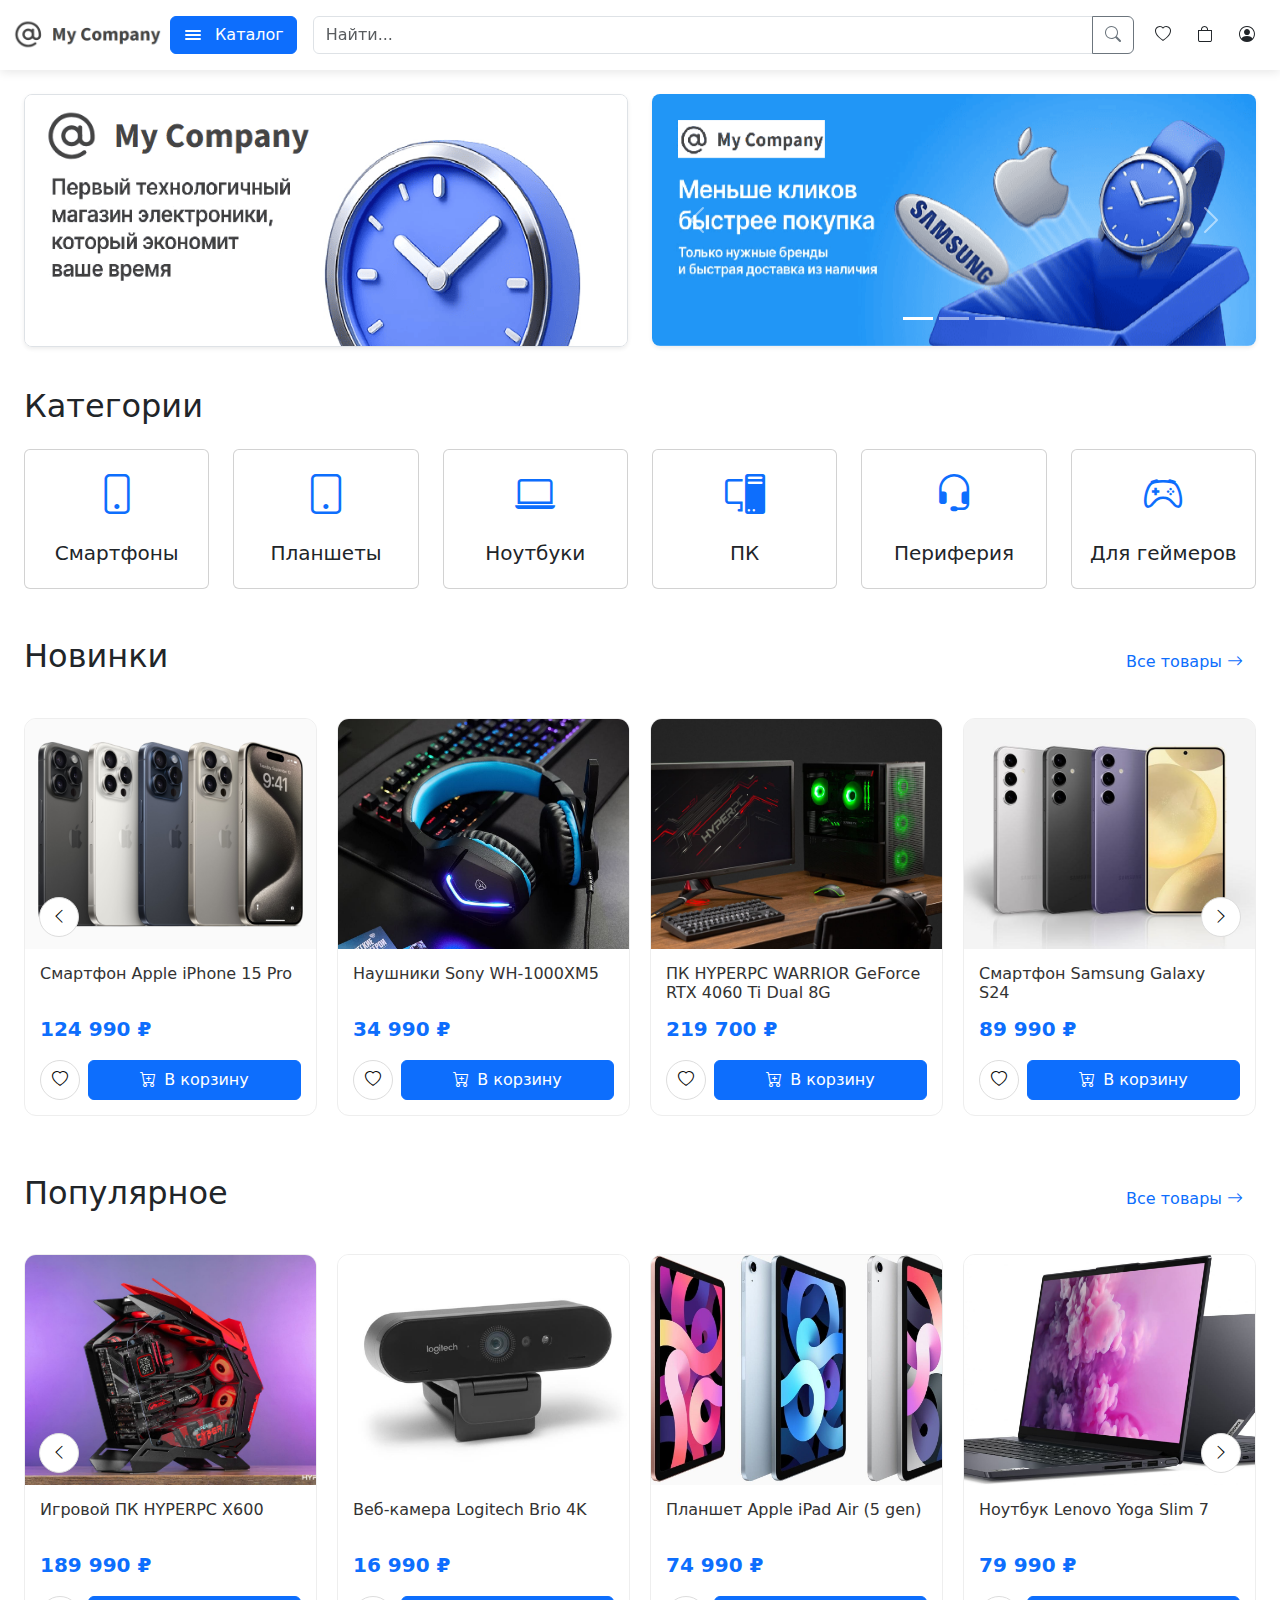
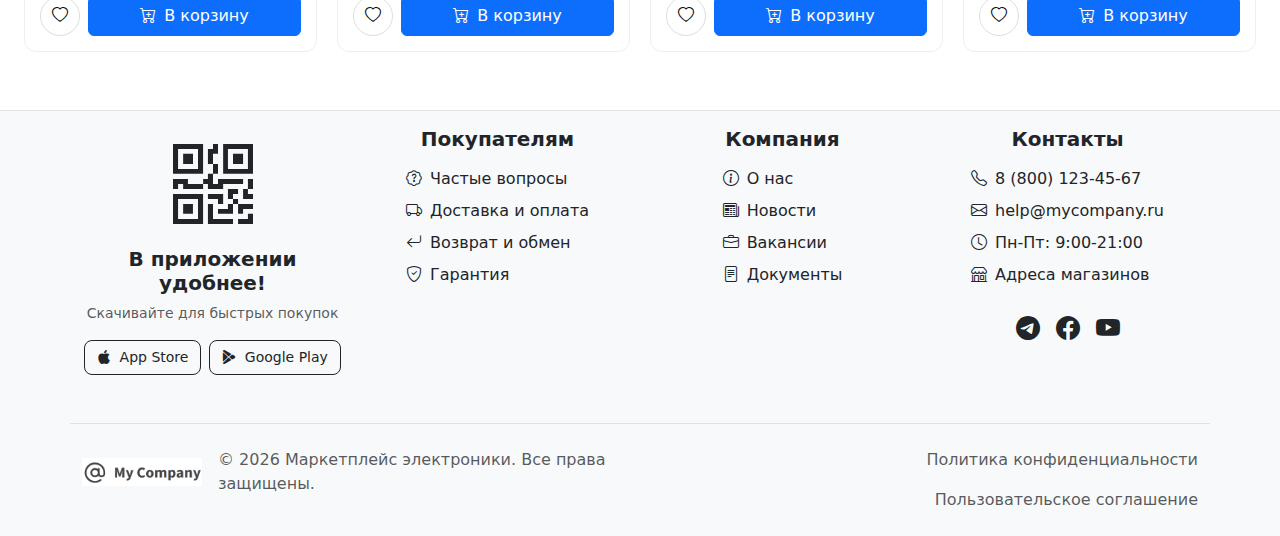
<file: index.html>
<!DOCTYPE html>
<html lang="ru">

<head>
    <meta charset="UTF-8">
    <meta name="viewport" content="width=device-width, initial-scale=1.0">
    <title>Маркетплейс электроники</title>
    <link rel="icon" href="./assets/img/favicon.ico" type="image/x-icon">
    <!-- Подключение Bootstrap CSS -->
    <link href="https://cdn.jsdelivr.net/npm/bootstrap@5.3.0-alpha1/dist/css/bootstrap.min.css" rel="stylesheet">
    <!-- Стили сайта -->
    <link rel="stylesheet" href="./assets/styles/style.css">
    <!-- Иконки Bootstrap -->
    <link rel="stylesheet" href="https://cdn.jsdelivr.net/npm/bootstrap-icons@1.9.1/font/bootstrap-icons.css">
</head>

<body>
    <header class="container-fluid py-3 mb-4">
        <div class="row g-2">
            <!-- Логотип -->
            <div class="col-6 col-md-auto ">
                <a href="./index.html" class="logo-link">
                    <img src="./assets/img/Logo.png" width="150" alt="Логотип">
                </a>
            </div>

            <!-- Кнопки избранное, корзина, аккаунт - скрыты на десктопе, видны на мобильных-->
            <div class="col-6 col-md-auto d-md-none d-flex justify-content-end">
                <a href="./404.html" class="btn btn-sm d-flex align-items-center">
                    <i class="bi bi-heart"></i>
                </a>
                <a href="./404.html" class="btn btn-sm d-flex align-items-center">
                    <i class="bi bi-bag"></i>
                </a>
                <a href="./404.html" class="btn btn-sm d-flex align-items-center">
                    <i class="bi bi-person-circle"></i>
                </a>
            </div>

            <!-- Каталог и поиск -->
            <div class="dropdown col-12 col-md d-flex">
                <!-- Кнопка каталога с бургер-меню -->
                <button id="menuToggle" class="catalog-btn btn btn-primary d-flex align-items-center gap-2 me-3"
                    data-bs-toggle="dropdown">
                    <span class="hamburger-icon d-flex flex-column me-1">
                        <span class="hamburger-line"></span>
                        <span class="hamburger-line"></span>
                        <span class="hamburger-line"></span>
                    </span>
                    <span>Каталог</span>
                </button>

                <!-- Выпадающее меню каталога -->
                <ul class="dropdown-menu">
                    <li><a href="./404.html" class="sidebar-link"><i class="bi bi-phone me-3"></i>Смартфоны</a></li>
                    <li><a href="./404.html" class="sidebar-link"><i class="bi bi-tablet me-3"></i>Планшеты</a></li>
                    <li><a href="./404.html" class="sidebar-link"><i class="bi bi-laptop me-3"></i>Ноутбуки</a></li>
                    <li><a href="./404.html" class="sidebar-link"><i class="bi bi-pc-display me-3"></i>Компьютеры</a>
                    </li>
                    <li><a href="./404.html" class="sidebar-link"><i class="bi bi-headset me-3"></i>Периферия</a></li>
                    <li><a href="./404.html" class="sidebar-link"><i class="bi bi-controller me-3"></i>Для геймеров</a>
                    </li>
                    <li>
                        <hr class="dropdown-divider">
                    </li>
                    <!-- Дополнительные ссылки -->
                    <li><a href="./404.html" class="sidebar-link"><i class="bi bi-stars me-3"></i>Отзывы</a></li>
                    <li><a href="./faq.html" class="sidebar-link"><i class="bi bi-patch-question me-3"></i>FAQ</a></li>
                    <li><a href="./contacts.html" class="sidebar-link"><i class="bi bi-card-list me-3"></i>Контакты</a>
                    </li>
                </ul>

                <!-- Поле поиска -->
                <div class="input-group w-100">
                    <input type="search" class="form-control" placeholder="Найти...">
                    <button class="btn btn-outline-secondary " type="button"><i class="bi bi-search"></i></button>
                </div>
            </div>

            <!-- Кнопки избранное, корзина, аккаунт - скрыты на мобильных, видны на десктопе -->
            <div class="col-md-auto d-none d-md-flex">
                <a href="./404.html" class="btn">
                    <i class="bi bi-heart"></i>
                </a>
                <a href="./404.html" class="btn">
                    <i class="bi bi-bag"></i>
                </a>
                <a href="./404.html" class="btn">
                    <i class="bi bi-person-circle"></i>
                </a>
            </div>
        </div>
    </header>

    <main class="container-fluid">
        <!-- Секция "Акции" -->
        <section id="Реклама" class="container-fluid mb-4">
            <div class="row justify-content-center">
                <!-- Левая колонка: статичное большое изображение -->
                <div class="col-md-6 mb-3">
                    <img src="./assets/img/promo0.png" alt="Специальное предложение"
                        class="img-fluid w-100 h-100 rounded-3 shadow-sm object-fit-cover border">
                </div>

                <!-- Правая колонка: карусель с акциями -->
                <div class="col-md-6">
                    <!-- Bootstrap карусель -->
                    <div id="promoCarousel" class="carousel slide" data-bs-ride="carousel">
                        <!-- Индикаторы слайдов -->
                        <div class="carousel-indicators">
                            <button type="button" data-bs-target="#promoCarousel" data-bs-slide-to="0" class="active"
                                aria-current="true" aria-label="Слайд 1"></button>
                            <button type="button" data-bs-target="#promoCarousel" data-bs-slide-to="1"
                                aria-label="Слайд 2"></button>
                            <button type="button" data-bs-target="#promoCarousel" data-bs-slide-to="2"
                                aria-label="Слайд 3"></button>
                        </div>

                        <!-- Контейнер слайдов -->
                        <div class="carousel-inner rounded-3 shadow-sm">
                            <!-- Слайды (интервал автосмены - 1.5 сек) -->
                            <div class="carousel-item active" data-bs-interval="1500">
                                <img src="./assets/img/promo1.png" class="d-block w-100" alt="Акция 1">
                            </div>
                            <div class="carousel-item" data-bs-interval="1500">
                                <img src="./assets/img/promo2.png" class="d-block w-100" alt="Акция 2">
                            </div>
                            <div class="carousel-item" data-bs-interval="1500">
                                <img src="./assets/img/promo3.png" class="d-block w-100" alt="Акция 3">
                            </div>
                        </div>

                        <!-- Кнопки переключения слайдов -->
                        <button class="carousel-control-prev" type="button" data-bs-target="#promoCarousel"
                            data-bs-slide="prev">
                            <span class="carousel-control-prev-icon" aria-hidden="true"></span>
                            <span class="visually-hidden">Предыдущий</span>
                        </button>
                        <button class="carousel-control-next" type="button" data-bs-target="#promoCarousel"
                            data-bs-slide="next">
                            <span class="carousel-control-next-icon" aria-hidden="true"></span>
                            <span class="visually-hidden">Следующий</span>
                        </button>
                    </div>
                </div>
            </div>
        </section>

        <!-- Секция "Категории товаров" -->
        <section id="Категории" class="container-fluid mb-5">
            <h2 class="mb-4">Категории</h2>
            <!-- Сетка категорий (адаптивная: 2 -> 3 -> 6 колонок) -->
            <div class="row row-cols-2 row-cols-sm-3 row-cols-lg-6 g-4">
                <!-- Карточка категории 1: Смартфоны -->
                <div class="col">
                    <a href="./404.html" class="text-decoration-none">
                        <div class="category-card card h-100 hover-shadow">
                            <div class="card-body text-center">
                                <i class="bi bi-phone fs-1 text-primary mb-3"></i>
                                <p class="card-title text-dark h5 text-nowrap">Смартфоны</p>
                            </div>
                        </div>
                    </a>
                </div>

                <!-- Карточка категории 2: Планшеты -->
                <div class="col">
                    <a href="./404.html" class="text-decoration-none">
                        <div class="category-card card h-100 hover-shadow">
                            <div class="card-body text-center">
                                <i class="bi bi-tablet fs-1 text-primary mb-3"></i>
                                <p class="card-title text-dark h5">Планшеты</p>
                            </div>
                        </div>
                    </a>
                </div>

                <!-- Карточка категории 3: Ноутбуки -->
                <div class="col">
                    <a href="./404.html" class="text-decoration-none">
                        <div class="category-card card h-100 hover-shadow">
                            <div class="card-body text-center">
                                <i class="bi bi-laptop fs-1 text-primary mb-3"></i>
                                <p class="card-title text-dark h5">Ноутбуки</p>
                            </div>
                        </div>
                    </a>
                </div>

                <!-- Карточка категории 4: ПК -->
                <div class="col">
                    <a href="./404.html" class="text-decoration-none">
                        <div class="category-card card h-100 hover-shadow">
                            <div class="card-body text-center">
                                <i class="bi bi-pc-display fs-1 text-primary mb-3"></i>
                                <p class="card-title text-dark h5">ПК</p>
                            </div>
                        </div>
                    </a>
                </div>

                <!-- Карточка категории 5: Периферия -->
                <div class="col">
                    <a href="./404.html" class="text-decoration-none">
                        <div class="category-card card h-100 hover-shadow">
                            <div class="card-body text-center">
                                <i class="bi bi-headset fs-1 text-primary mb-3"></i>
                                <p class="card-title text-dark h5 text-nowrap">Периферия</p>
                            </div>
                        </div>
                    </a>
                </div>

                <!-- Карточка категории 6: Для геймеров -->
                <div class="col">
                    <a href="./404.html" class="text-decoration-none">
                        <div class="category-card card h-100 hover-shadow">
                            <div class="card-body text-center">
                                <i class="bi bi-controller fs-1 text-primary mb-3"></i>
                                <p class="card-title text-dark h5">Для геймеров</p>
                            </div>
                        </div>
                    </a>
                </div>
            </div>
        </section>

        <!-- Секция "Новинки" -->
        <section id="Новинки" class="container-fluid mb-5">
            <!-- Заголовок и ссылка "Все товары" -->
            <div class="d-flex justify-content-between align-items-baseline mb-4">
                <h2>Новинки</h2>
                <!-- Ссылка на страницу со всеми товарами -->
                <a href="./404.html" class="btn btn-link text-decoration-none">
                    Все товары <i class="bi bi-arrow-right"></i>
                </a>
            </div>

            <!-- Контейнер для карусели -->
            <div class="position-relative">
                <!-- Кнопка "назад" для прокрутки карусели -->
                <button class="carousel-btn carousel-btn-prev" onclick="moveSlide(-1, 'new')">
                    <i class="bi bi-chevron-left"></i>
                </button>

                <!-- Дорожка карусели, где будут динамически добавляться карточки товаров -->
                <div class="carousel-wrapper">
                    <div class="carousel-track" id="cardsTrack">
                        <!-- Карточки будут добавлены через JS -->
                    </div>
                </div>

                <!-- Кнопка "вперед" для прокрутки карусели -->
                <button class="carousel-btn carousel-btn-next" onclick="moveSlide(1, 'new')">
                    <i class="bi bi-chevron-right"></i>
                </button>
            </div>
        </section>

        <!-- Секция "Популярное" -->
        <section id="Популярное" class="container-fluid mb-5">
            <!-- Заголовок и ссылка "Все товары" -->
            <div class="d-flex justify-content-between align-items-baseline mb-4">
                <h2>Популярное</h2>
                <!-- Ссылка на страницу со всеми товарами -->
                <a href="./404.html" class="btn btn-link text-decoration-none">
                    Все товары <i class="bi bi-arrow-right"></i>
                </a>
            </div>

            <!-- Контейнер для карусели -->
            <div class="position-relative">
                <!-- Кнопка "назад" для прокрутки карусели -->
                <button class="carousel-btn carousel-btn-prev" onclick="moveSlide(-1, 'popular')">
                    <i class="bi bi-chevron-left"></i>
                </button>

                <!-- Дорожка карусели, где будут динамически добавляться карточки товаров -->
                <div class="carousel-wrapper">
                    <div class="carousel-track" id="popularTrack">
                        <!-- Карточки будут добавлены через JS -->
                    </div>
                </div>

                <!-- Кнопка "вперед" для прокрутки карусели -->
                <button class="carousel-btn carousel-btn-next" onclick="moveSlide(1, 'popular')">
                    <i class="bi bi-chevron-right"></i>
                </button>
            </div>
        </section>
    </main>

    <footer class="bg-light pt-3 pb-4 border-top">
        <div class="container">
            <!-- Основная секция с колонками -->
            <div class="row row-cols-1 row-cols-sm-2 row-cols-lg-4 g-4 mb-5">
                <!-- Колонка 1: Мобильное приложение -->
                <div class="col">
                    <div class="text-center h-100">
                        <i class="bi bi-qr-code text-dark mb-3" style="font-size: 5rem;"></i>
                        <h5 class="fw-bold mb-2">В приложении удобнее!</h5>
                        <p class="text-muted small mb-3">Скачивайте для быстрых покупок</p>
                        <div class="d-flex flex-wrap justify-content-center gap-2">
                            <a href="./404.html" class="btn btn-outline-dark btn-sm">
                                <i class="bi bi-apple me-1"></i> App Store
                            </a>
                            <a href="./404.html" class="btn btn-outline-dark btn-sm">
                                <i class="bi bi-google-play me-1"></i> Google Play
                            </a>
                        </div>
                    </div>
                </div>

                <!-- Колонка 2: Покупателям -->
                <div class="col d-flex flex-column align-items-center">
                    <h5 class="fw-bold mb-3">Покупателям</h5>
                    <ul class="list-unstyled mb-0 text-start">
                        <li class="mb-2"><a href="./faq.html" class="text-dark text-decoration-none"><i
                                    class="bi bi-patch-question me-2"></i>Частые вопросы</a></li>
                        <li class="mb-2"><a href="./404.html" class="text-dark text-decoration-none"><i
                                    class="bi bi-truck me-2"></i>Доставка и оплата</a></li>
                        <li class="mb-2"><a href="./404.html" class="text-dark text-decoration-none"><i
                                    class="bi bi-arrow-return-left me-2"></i>Возврат и обмен</a></li>
                        <li class="mb-2"><a href="./404.html" class="text-dark text-decoration-none"><i
                                    class="bi bi-shield-check me-2"></i>Гарантия</a></li>
                    </ul>
                </div>

                <!-- Колонка 3: О компании -->
                <div class="col d-flex flex-column align-items-center">
                    <h5 class="fw-bold mb-3">Компания</h5>
                    <ul class="list-unstyled mb-0">
                        <li class="mb-2"><a href="./404.html" class="text-dark text-decoration-none"><i
                                    class="bi bi-info-circle me-2"></i>О нас</a></li>
                        <li class="mb-2"><a href="./404.html" class="text-dark text-decoration-none"><i
                                    class="bi bi-newspaper me-2"></i>Новости</a></li>
                        <li class="mb-2"><a href="./404.html" class="text-dark text-decoration-none"><i
                                    class="bi bi-briefcase me-2"></i>Вакансии</a></li>
                        <li class="mb-2"><a href="./404.html" class="text-dark text-decoration-none"><i
                                    class="bi bi-file-text me-2"></i>Документы</a></li>
                    </ul>
                </div>

                <!-- Колонка 4: Контакты -->
                <div class="col d-flex flex-column align-items-center">
                    <h5 class="fw-bold mb-3">Контакты</h5>
                    <ul class="list-unstyled ">
                        <li class="mb-2"><a href="tel:+78001234567" class="text-dark text-decoration-none"><i
                                    class="bi bi-telephone me-2"></i>8 (800) 123-45-67</a></li>
                        <li class="mb-2"><a href="mailto:support@mycompany.com"
                                class="text-dark text-decoration-none"><i
                                    class="bi bi-envelope me-2"></i>help@mycompany.ru</a></li>
                        <li class="mb-2"><i class="bi bi-clock me-2"></i>Пн-Пт: 9:00-21:00</li>
                        <li class="mb-2"><a href="./contacts.html" class="text-dark text-decoration-none"><i
                                    class="bi bi-shop me-2"></i>Адреса магазинов</a></li>
                    </ul>
                    <div class="d-flex gap-3 ">
                        <a href="./404.html" class="text-dark fs-4"><i class="bi bi-telegram"></i></a>
                        <a href="./404.html" class="text-dark fs-4"><i class="bi bi-facebook"></i></a>
                        <a href="./404.html" class="text-dark fs-4"><i class="bi bi-youtube"></i></a>
                    </div>
                </div>
            </div>

            <!-- Нижняя секция -->
            <div class="row mt-4 pt-4 border-top">
                <div class="col-md-6 mb-3 mb-md-0">
                    <div class="d-flex align-items-center">
                        <img src="./assets/img/Logo.png" width="120" alt="Логотип" class="me-3">
                        <span class="text-muted">© 2026 Маркетплейс электроники. Все права защищены.</span>
                    </div>
                </div>
                <div class="col-md-6">
                    <div class="d-flex flex-wrap justify-content-md-end align-items-center gap-3">
                        <a href="./404.html" class="text-muted text-decoration-none">Политика конфиденциальности</a>
                        <a href="./404.html" class="text-muted text-decoration-none">Пользовательское соглашение</a>
                    </div>
                </div>
            </div>
        </div>
    </footer>

    <!-- Кнопка прокрутки наверх -->
    <button class="scroll-to-top" id="scrollToTop" aria-label="Наверх">↑</button>

    <!-- Bootstrap JS -->
    <script src="https://cdn.jsdelivr.net/npm/bootstrap@5.3.0/dist/js/bootstrap.bundle.min.js"></script>
    <!-- Собственные скрипты -->
    <script src="./assets/scripts/menu.js"></script>
    <script src="./assets/scripts/carousel.js"></script>

</body>

</html>
</file>
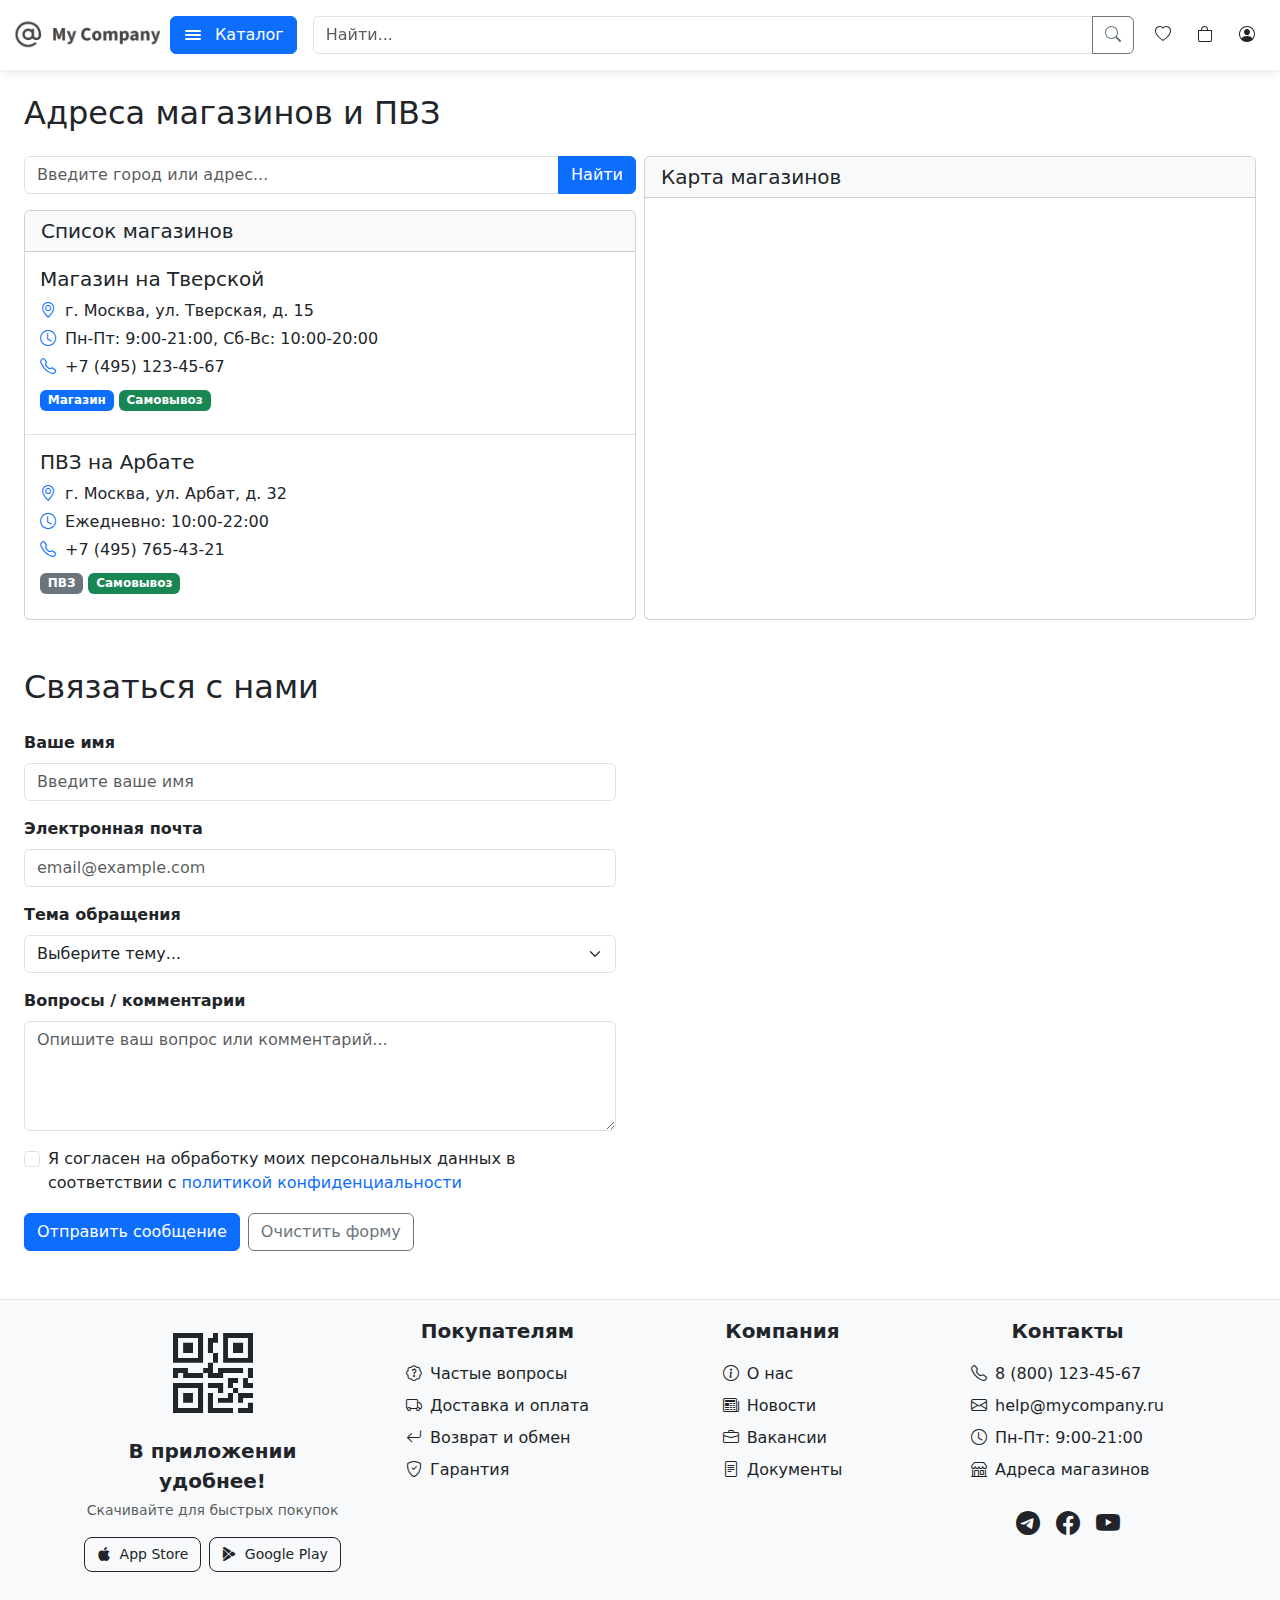
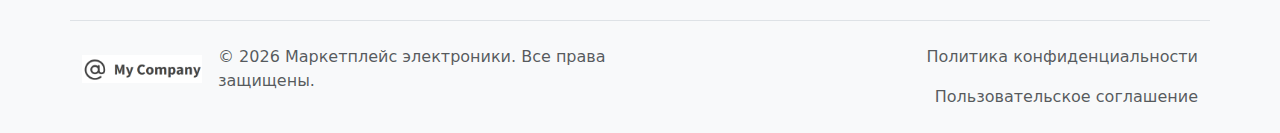
<file: contacts.html>
<!DOCTYPE html>
<html lang="ru">

<head>
    <meta charset="UTF-8">
    <meta name="viewport" content="width=device-width, initial-scale=1.0">
    <title>Маркетплейс электроники</title>
    <link rel="icon" href="./assets/img/favicon.ico" type="image/x-icon">
    <!-- Подключение Bootstrap CSS -->
    <link href="https://cdn.jsdelivr.net/npm/bootstrap@5.3.0-alpha1/dist/css/bootstrap.min.css" rel="stylesheet">
    <!-- Стили сайта -->
    <link rel="stylesheet" href="./assets/styles/style.css">
    <!-- Иконки Bootstrap -->
    <link rel="stylesheet" href="https://cdn.jsdelivr.net/npm/bootstrap-icons@1.9.1/font/bootstrap-icons.css">
</head>

<body>
    <header class="container-fluid py-3 mb-4">
        <div class="row g-2">
            <!-- Логотип -->
            <div class="col-6 col-md-auto ">
                <a href="./index.html" class="logo-link">
                    <img src="./assets/img/Logo.png" width="150" alt="Логотип">
                </a>
            </div>

            <!-- Кнопки избранное, корзина, аккаунт - скрыты на десктопе, видны на мобильных-->
            <div class="col-6 col-md-auto d-md-none d-flex justify-content-end">
                <a href="./404.html" class="btn btn-sm d-flex align-items-center">
                    <i class="bi bi-heart"></i>
                </a>
                <a href="./404.html" class="btn btn-sm d-flex align-items-center">
                    <i class="bi bi-bag"></i>
                </a>
                <a href="./404.html" class="btn btn-sm d-flex align-items-center">
                    <i class="bi bi-person-circle"></i>
                </a>
            </div>

            <!-- Каталог и поиск -->
            <div class="dropdown col-12 col-md d-flex">
                <!-- Кнопка каталога с бургер-меню -->
                <button id="menuToggle" class="catalog-btn btn btn-primary d-flex align-items-center gap-2 me-3"
                    data-bs-toggle="dropdown">
                    <span class="hamburger-icon d-flex flex-column me-1">
                        <span class="hamburger-line"></span>
                        <span class="hamburger-line"></span>
                        <span class="hamburger-line"></span>
                    </span>
                    <span>Каталог</span>
                </button>

                <!-- Выпадающее меню каталога -->
                <ul class="dropdown-menu">
                    <li><a href="./404.html" class="sidebar-link"><i class="bi bi-phone me-3"></i>Смартфоны</a></li>
                    <li><a href="./404.html" class="sidebar-link"><i class="bi bi-tablet me-3"></i>Планшеты</a></li>
                    <li><a href="./404.html" class="sidebar-link"><i class="bi bi-laptop me-3"></i>Ноутбуки</a></li>
                    <li><a href="./404.html" class="sidebar-link"><i class="bi bi-pc-display me-3"></i>Компьютеры</a>
                    </li>
                    <li><a href="./404.html" class="sidebar-link"><i class="bi bi-headset me-3"></i>Периферия</a></li>
                    <li><a href="./404.html" class="sidebar-link"><i class="bi bi-controller me-3"></i>Для геймеров</a>
                    </li>
                    <li>
                        <hr class="dropdown-divider">
                    </li>
                    <!-- Дополнительные ссылки -->
                    <li><a href="./404.html" class="sidebar-link"><i class="bi bi-stars me-3"></i>Отзывы</a></li>
                    <li><a href="./faq.html" class="sidebar-link"><i class="bi bi-patch-question me-3"></i>FAQ</a></li>
                    <li><a href="./contacts.html" class="sidebar-link"><i class="bi bi-card-list me-3"></i>Контакты</a>
                    </li>
                </ul>

                <!-- Поле поиска -->
                <div class="input-group w-100">
                    <input type="search" class="form-control" placeholder="Найти...">
                    <button class="btn btn-outline-secondary " type="button"><i class="bi bi-search"></i></button>
                </div>
            </div>

            <!-- Кнопки избранное, корзина, аккаунт - скрыты на мобильных, видны на десктопе -->
            <div class="col-md-auto d-none d-md-flex">
                <a href="./404.html" class="btn">
                    <i class="bi bi-heart"></i>
                </a>
                <a href="./404.html" class="btn">
                    <i class="bi bi-bag"></i>
                </a>
                <a href="./404.html" class="btn">
                    <i class="bi bi-person-circle"></i>
                </a>
            </div>
        </div>
    </header>

    <main class="container-fluid">
        <!-- Секция "Адреса магазинов и ПВЗ" -->
        <section class="container-fluid mb-5">
            <h2 class="mb-4">Адреса магазинов и ПВЗ</h2>
            <div class="row g-2">
                <!-- Левая колонка: Поиск + список магазинов -->
                <div class="col-md-6">
                    <!-- Поиск -->
                    <div class="mb-3">
                        <div class="input-group">
                            <input type="text" class="form-control" placeholder="Введите город или адрес...">
                            <!--<button class="btn btn-outline-secondary" type="button"><i class="bi bi-search"></i></button>-->
                            <button class="btn btn-primary" type="button">Найти</i></button>
                        </div>
                    </div>

                    <!-- Список магазинов со скроллом -->
                    <div class="card" style="height: calc(470px - 60px);"> <!-- 600px минус высота поиска -->
                        <div class="card-header bg-light">
                            <p class="h5 mb-0">Список магазинов</p>
                        </div>
                        <div class="store-list-scroll" style="height: calc(100% - 56px); overflow-y: auto;">
                            <!-- Высота 100% минус высота заголовка -->
                            <!-- Магазин 1 -->
                            <div class="card border-0 rounded-0 border-bottom">
                                <div class="card-body">
                                    <p class="card-title h5">Магазин на Тверской</p>
                                    <p class="card-text mb-1">
                                        <i class="bi bi-geo-alt text-primary me-1"></i>
                                        г. Москва, ул. Тверская, д. 15
                                    </p>
                                    <p class="card-text mb-1">
                                        <i class="bi bi-clock text-primary me-1"></i>
                                        Пн-Пт: 9:00-21:00, Сб-Вс: 10:00-20:00
                                    </p>
                                    <p class="card-text mb-2">
                                        <i class="bi bi-telephone text-primary me-1"></i>
                                        +7 (495) 123-45-67
                                    </p>
                                    <div class="mb-2">
                                        <span class="badge bg-primary">Магазин</span>
                                        <span class="badge bg-success">Самовывоз</span>
                                    </div>
                                </div>
                            </div>

                            <!-- Магазин 2 -->
                            <div class="card border-0 rounded-0 border-bottom">
                                <div class="card-body">
                                    <p class="card-title h5">ПВЗ на Арбате</p>
                                    <p class="card-text mb-1">
                                        <i class="bi bi-geo-alt text-primary me-1"></i>
                                        г. Москва, ул. Арбат, д. 32
                                    </p>
                                    <p class="card-text mb-1">
                                        <i class="bi bi-clock text-primary me-1"></i>
                                        Ежедневно: 10:00-22:00
                                    </p>
                                    <p class="card-text mb-2">
                                        <i class="bi bi-telephone text-primary me-1"></i>
                                        +7 (495) 765-43-21
                                    </p>
                                    <div class="mb-2">
                                        <span class="badge bg-secondary">ПВЗ</span>
                                        <span class="badge bg-success">Самовывоз</span>
                                    </div>
                                </div>
                            </div>

                            <!-- Магазин 3 -->
                            <div class="card border-0 rounded-0 border-bottom">
                                <div class="card-body">
                                    <p class="card-title h5">Магазин в ТЦ "Авиапарк"</p>
                                    <p class="card-text mb-1">
                                        <i class="bi bi-geo-alt text-primary me-1"></i>
                                        г. Москва, Ходынский бульвар, д. 4
                                    </p>
                                    <p class="card-text mb-1">
                                        <i class="bi bi-clock text-primary me-1"></i>
                                        Пн-Вс: 10:00-22:00
                                    </p>
                                    <p class="card-text mb-2">
                                        <i class="bi bi-telephone text-primary me-1"></i>
                                        +7 (495) 987-65-43
                                    </p>
                                    <div class="mb-2">
                                        <span class="badge bg-primary">Магазин</span>
                                        <span class="badge bg-success">Самовывоз</span>
                                        <span class="badge bg-danger">Акции</span>
                                    </div>
                                </div>
                            </div>

                            <!-- Магазин 4 -->
                            <div class="card border-0 rounded-0 border-bottom">
                                <div class="card-body">
                                    <p class="card-title h5">ПВЗ на Проспекте Мира</p>
                                    <p class="card-text mb-1">
                                        <i class="bi bi-geo-alt text-primary me-1"></i>
                                        г. Москва, Проспект Мира, д. 89
                                    </p>
                                    <p class="card-text mb-1">
                                        <i class="bi bi-clock text-primary me-1"></i>
                                        Пн-Пт: 8:00-20:00, Сб: 9:00-18:00
                                    </p>
                                    <p class="card-text mb-2">
                                        <i class="bi bi-telephone text-primary me-1"></i>
                                        +7 (495) 456-78-90
                                    </p>
                                    <div class="mb-2">
                                        <span class="badge bg-secondary">ПВЗ</span>
                                        <span class="badge bg-success">Самовывоз</span>
                                    </div>
                                </div>
                            </div>
                        </div>
                    </div>
                </div>

                <!-- Правая колонка: Карта -->
                <div class="col-md-6">
                    <div class="card h-100">
                        <div class="card-header bg-light">
                            <p class="h5 mb-0">Карта магазинов</p>
                        </div>
                        <div class="card-body p-0">
                            <!-- Яндекс.Карта -->
                            <div id="map" style="width: 100%; height: calc(470px - 56px);"></div>
                        </div>
                    </div>
                </div>
            </div>
        </section>

        <!-- Секция "Обратная связь" -->
        <section id="Связаться_с_нами" class="container-fluid mb-5">
            <h2 class="mb-4">Связаться с нами</h2>
            <!-- Контактная форма -->
            <form class="row col-lg-8 col-xl-6">
                <!-- Имя -->
                <div class="mb-3">
                    <label for="name" class="form-label fw-semibold">Ваше имя</label>
                    <input type="text" class="form-control" id="name" placeholder="Введите ваше имя">
                </div>

                <!-- Email -->
                <div class="mb-3">
                    <label for="email" class="form-label fw-semibold">Электронная почта</label>
                    <input type="email" class="form-control" id="email" placeholder="email@example.com">
                </div>

                <!-- Тема -->
                <div class="mb-3">
                    <label for="subject" class="form-label fw-semibold">Тема обращения</label>
                    <select class="form-select" id="subject">
                        <option selected disabled>Выберите тему...</option>
                        <option value="order">Вопрос по заказу</option>
                        <option value="delivery">Доставка и самовывоз</option>
                        <option value="product">Вопрос о товаре</option>
                        <option value="return">Возврат и обмен</option>
                        <option value="warranty">Гарантия и ремонт</option>
                        <option value="other">Другое</option>
                    </select>
                </div>

                <!-- Сообщение -->
                <div class="mb-3">
                    <label for="message" class="form-label fw-semibold">Вопросы / комментарии</label>
                    <textarea class="form-control" id="message" rows="4"
                        placeholder="Опишите ваш вопрос или комментарий..."></textarea>
                </div>

                <!-- Согласие на обработку персональных данных -->
                <div class="mb-3">
                    <div class="form-check">
                        <input class="form-check-input" type="checkbox" id="privacyPolicy" required>
                        <label class="form-check-label" for="privacyPolicy">
                            Я согласен на обработку моих персональных данных в соответствии с
                            <a href="./404.html" class="text-decoration-none" target="_blank">
                                политикой конфиденциальности
                            </a>
                        </label>
                        <div class="invalid-feedback">
                            Необходимо согласиться с обработкой персональных данных
                        </div>
                    </div>
                </div>

                <!-- Кнопка отправки -->
                <div class="d-grid gap-2 d-md-flex justify-content-md-start">
                    <button type="submit" class="btn btn-primary">Отправить сообщение</button>
                    <button type="reset" class="btn btn-outline-secondary">Очистить форму</button>
                </div>
            </form>
        </section>
    </main>

    <footer class="bg-light pt-3 pb-4 border-top">
        <div class="container">
            <!-- Основная секция с колонками -->
            <div class="row row-cols-1 row-cols-sm-2 row-cols-lg-4 g-4 mb-5">
                <!-- Колонка 1: Мобильное приложение -->
                <div class="col">
                    <div class="text-center h-100">
                        <i class="bi bi-qr-code text-dark mb-3" style="font-size: 5rem;"></i>
                        <p class="fw-bold mb-1 fs-5">В приложении удобнее!</p>
                        <p class="text-muted small mb-3">Скачивайте для быстрых покупок</p>
                        <div class="d-flex flex-wrap justify-content-center gap-2">
                            <a href="./404.html" class="btn btn-outline-dark btn-sm">
                                <i class="bi bi-apple me-1"></i> App Store
                            </a>
                            <a href="./404.html" class="btn btn-outline-dark btn-sm">
                                <i class="bi bi-google-play me-1"></i> Google Play
                            </a>
                        </div>
                    </div>
                </div>

                <!-- Колонка 2: Покупателям -->
                <div class="col d-flex flex-column align-items-center">
                    <p class="fw-bold mb-3 fs-5">Покупателям</p>
                    <ul class="list-unstyled mb-0 text-start">
                        <li class="mb-2"><a href="./faq.html" class="text-dark text-decoration-none"><i
                                    class="bi bi-patch-question me-2"></i>Частые вопросы</a></li>
                        <li class="mb-2"><a href="./404.html" class="text-dark text-decoration-none"><i
                                    class="bi bi-truck me-2"></i>Доставка и оплата</a></li>
                        <li class="mb-2"><a href="./404.html" class="text-dark text-decoration-none"><i
                                    class="bi bi-arrow-return-left me-2"></i>Возврат и обмен</a></li>
                        <li class="mb-2"><a href="./404.html" class="text-dark text-decoration-none"><i
                                    class="bi bi-shield-check me-2"></i>Гарантия</a></li>
                    </ul>
                </div>

                <!-- Колонка 3: Компания -->
                <div class="col d-flex flex-column align-items-center">
                    <p class="fw-bold mb-3 fs-5">Компания</p>
                    <ul class="list-unstyled mb-0">
                        <li class="mb-2"><a href="./404.html" class="text-dark text-decoration-none"><i
                                    class="bi bi-info-circle me-2"></i>О нас</a></li>
                        <li class="mb-2"><a href="./404.html" class="text-dark text-decoration-none"><i
                                    class="bi bi-newspaper me-2"></i>Новости</a></li>
                        <li class="mb-2"><a href="./404.html" class="text-dark text-decoration-none"><i
                                    class="bi bi-briefcase me-2"></i>Вакансии</a></li>
                        <li class="mb-2"><a href="./404.html" class="text-dark text-decoration-none"><i
                                    class="bi bi-file-text me-2"></i>Документы</a></li>
                    </ul>
                </div>

                <!-- Колонка 4: Контакты -->
                <div class="col d-flex flex-column align-items-center">
                    <p class="fw-bold mb-3 fs-5">Контакты</p>
                    <ul class="list-unstyled ">
                        <li class="mb-2"><a href="tel:+78001234567" class="text-dark text-decoration-none"><i
                                    class="bi bi-telephone me-2"></i>8 (800) 123-45-67</a></li>
                        <li class="mb-2"><a href="mailto:support@mycompany.com"
                                class="text-dark text-decoration-none"><i
                                    class="bi bi-envelope me-2"></i>help@mycompany.ru</a></li>
                        <li class="mb-2"><i class="bi bi-clock me-2"></i>Пн-Пт: 9:00-21:00</li>
                        <li class="mb-2"><a href="./contacts.html" class="text-dark text-decoration-none"><i
                                    class="bi bi-shop me-2"></i>Адреса магазинов</a></li>
                    </ul>
                    <div class="d-flex gap-3 ">
                        <a href="./404.html" class="text-dark fs-4"><i class="bi bi-telegram"></i></a>
                        <a href="./404.html" class="text-dark fs-4"><i class="bi bi-facebook"></i></a>
                        <a href="./404.html" class="text-dark fs-4"><i class="bi bi-youtube"></i></a>
                    </div>
                </div>
            </div>

            <!-- Нижняя секция -->
            <div class="row mt-4 pt-4 border-top">
                <div class="col-md-6 mb-3 mb-md-0">
                    <div class="d-flex align-items-center">
                        <img src="./assets/img/Logo.png" width="120" alt="Логотип" class="me-3">
                        <span class="text-muted">© 2026 Маркетплейс электроники. Все права защищены.</span>
                    </div>
                </div>
                <div class="col-md-6">
                    <div class="d-flex flex-wrap justify-content-md-end align-items-center gap-3">
                        <a href="./404.html" class="text-muted text-decoration-none">Политика конфиденциальности</a>
                        <a href="./404.html" class="text-muted text-decoration-none">Пользовательское соглашение</a>
                    </div>
                </div>
            </div>
        </div>
    </footer>

    <!-- Кнопка прокрутки наверх -->
    <button class="scroll-to-top" id="scrollToTop" aria-label="Наверх">↑</button>

    <!-- Bootstrap JS -->
    <script src="https://cdn.jsdelivr.net/npm/bootstrap@5.3.0/dist/js/bootstrap.bundle.min.js"></script>
    <!-- Собственные скрипты -->
    <script src="./assets/scripts/menu.js"></script>
    <script src="https://api-maps.yandex.ru/2.1/?apikey=&lang=ru_RU" type="text/javascript"></script>
    <script src="./assets/scripts/map.js" type="text/javascript"></script>

</body>

</html>
</file>
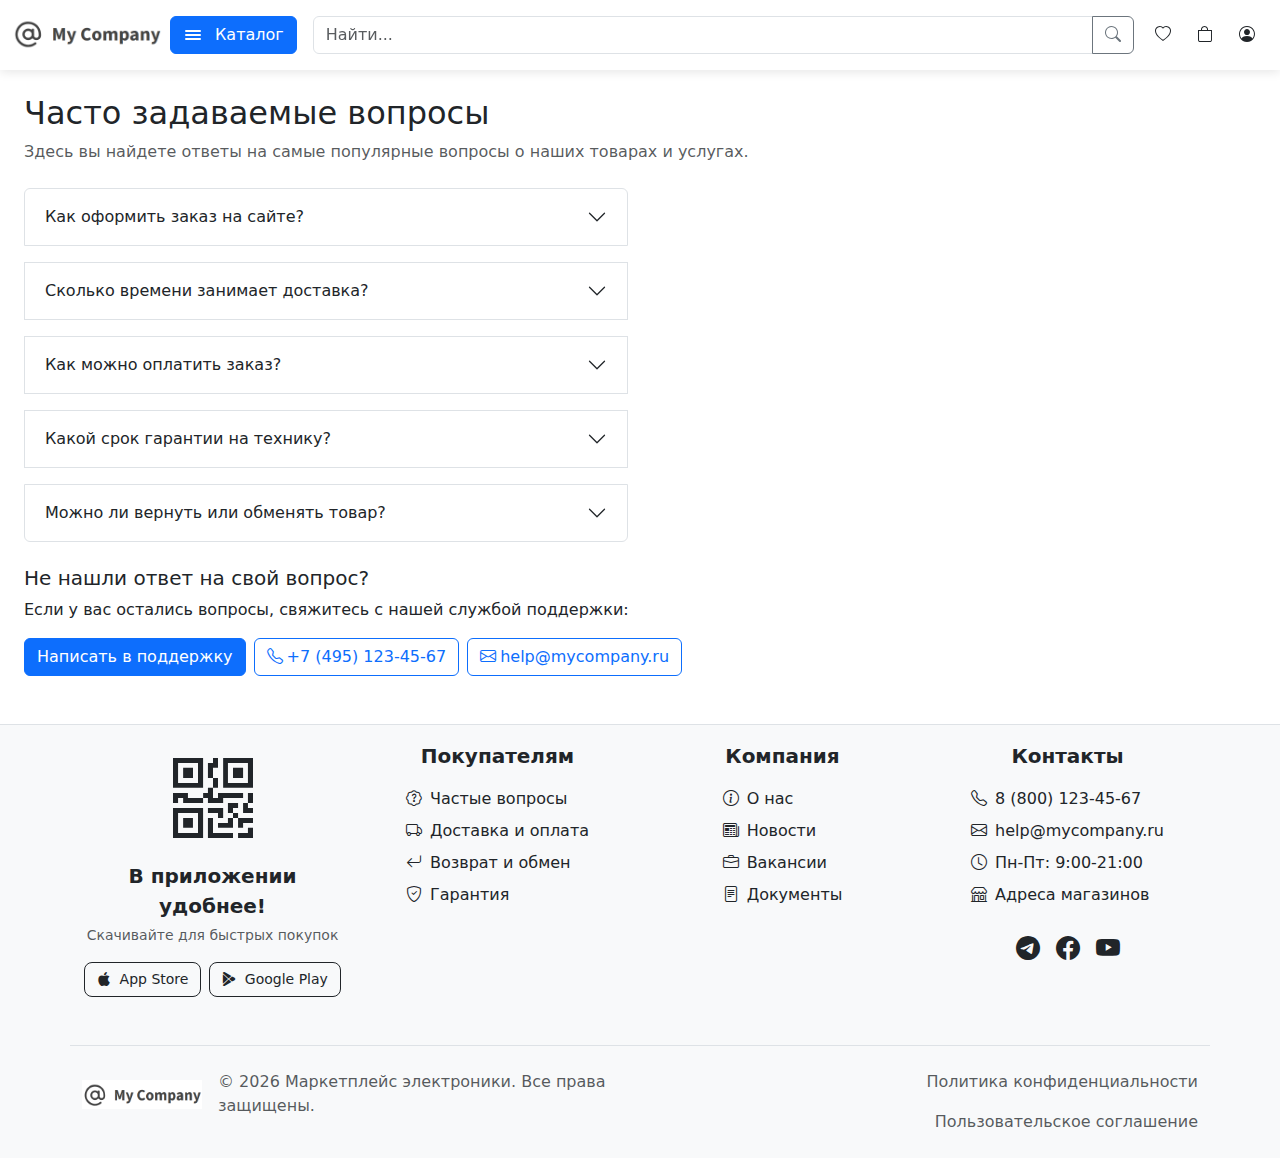
<file: faq.html>
<!DOCTYPE html>
<html lang="ru">

<head>
    <meta charset="UTF-8">
    <meta name="viewport" content="width=device-width, initial-scale=1.0">
    <title>Маркетплейс электроники</title>
    <link rel="icon" href="./assets/img/favicon.ico" type="image/x-icon">
    <!-- Подключение Bootstrap CSS -->
    <link href="https://cdn.jsdelivr.net/npm/bootstrap@5.3.0-alpha1/dist/css/bootstrap.min.css" rel="stylesheet">
    <!-- Стили сайта -->
    <link rel="stylesheet" href="./assets/styles/style.css">
    <!-- Иконки Bootstrap -->
    <link rel="stylesheet" href="https://cdn.jsdelivr.net/npm/bootstrap-icons@1.9.1/font/bootstrap-icons.css">
</head>

<body>
    <header class="container-fluid py-3 mb-4">
        <div class="row g-2">
            <!-- Логотип -->
            <div class="col-6 col-md-auto ">
                <a href="./index.html" class="logo-link">
                    <img src="./assets/img/Logo.png" width="150" alt="Логотип">
                </a>
            </div>

            <!-- Кнопки избранное, корзина, аккаунт - скрыты на десктопе, видны на мобильных-->
            <div class="col-6 col-md-auto d-md-none d-flex justify-content-end">
                <a href="./404.html" class="btn btn-sm d-flex align-items-center">
                    <i class="bi bi-heart"></i>
                </a>
                <a href="./404.html" class="btn btn-sm d-flex align-items-center">
                    <i class="bi bi-bag"></i>
                </a>
                <a href="./404.html" class="btn btn-sm d-flex align-items-center">
                    <i class="bi bi-person-circle"></i>
                </a>
            </div>

            <!-- Каталог и поиск -->
            <div class="dropdown col-12 col-md d-flex">
                <!-- Кнопка каталога с бургер-меню -->
                <button id="menuToggle" class="catalog-btn btn btn-primary d-flex align-items-center gap-2 me-3"
                    data-bs-toggle="dropdown">
                    <span class="hamburger-icon d-flex flex-column me-1">
                        <span class="hamburger-line"></span>
                        <span class="hamburger-line"></span>
                        <span class="hamburger-line"></span>
                    </span>
                    <span>Каталог</span>
                </button>

                <!-- Выпадающее меню каталога -->
                <ul class="dropdown-menu">
                    <li><a href="./404.html" class="sidebar-link"><i class="bi bi-phone me-3"></i>Смартфоны</a></li>
                    <li><a href="./404.html" class="sidebar-link"><i class="bi bi-tablet me-3"></i>Планшеты</a></li>
                    <li><a href="./404.html" class="sidebar-link"><i class="bi bi-laptop me-3"></i>Ноутбуки</a></li>
                    <li><a href="./404.html" class="sidebar-link"><i class="bi bi-pc-display me-3"></i>Компьютеры</a>
                    </li>
                    <li><a href="./404.html" class="sidebar-link"><i class="bi bi-headset me-3"></i>Периферия</a></li>
                    <li><a href="./404.html" class="sidebar-link"><i class="bi bi-controller me-3"></i>Для геймеров</a>
                    </li>
                    <li>
                        <hr class="dropdown-divider">
                    </li>
                    <!-- Дополнительные ссылки -->
                    <li><a href="./404.html" class="sidebar-link"><i class="bi bi-stars me-3"></i>Отзывы</a></li>
                    <li><a href="./faq.html" class="sidebar-link"><i class="bi bi-patch-question me-3"></i>FAQ</a></li>
                    <li><a href="./contacts.html" class="sidebar-link"><i class="bi bi-card-list me-3"></i>Контакты</a>
                    </li>
                </ul>

                <!-- Поле поиска -->
                <div class="input-group w-100">
                    <input type="search" class="form-control" placeholder="Найти...">
                    <button class="btn btn-outline-secondary " type="button"><i class="bi bi-search"></i></button>
                </div>
            </div>

            <!-- Кнопки избранное, корзина, аккаунт - скрыты на мобильных, видны на десктопе -->
            <div class="col-md-auto d-none d-md-flex">
                <a href="./404.html" class="btn">
                    <i class="bi bi-heart"></i>
                </a>
                <a href="./404.html" class="btn">
                    <i class="bi bi-bag"></i>
                </a>
                <a href="./404.html" class="btn">
                    <i class="bi bi-person-circle"></i>
                </a>
            </div>
        </div>
    </header>

    <main class="container-fluid">
        <section class="container-fluid mb-5">
            <h2 class="mb-2">Часто задаваемые вопросы</h2>
            <p class="text-muted mb-4">Здесь вы найдете ответы на самые популярные вопросы о наших товарах и услугах.
                <!-- FAQ -->
            <div class="row">
                <div class="col-xl-6">
                    <div class="accordion mb-4" id="faqAccordion">
                        <!-- FAQ 1 -->
                        <div class="accordion-item border mb-3">
                            <div class="accordion-header">
                                <button class="accordion-button collapsed" type="button" data-bs-toggle="collapse"
                                    data-bs-target="#faq1" aria-expanded="false" aria-controls="faq1">
                                    Как оформить заказ на сайте?
                                </button>
                            </div>
                            <div id="faq1" class="accordion-collapse collapse" data-bs-parent="#faqAccordion">
                                <div class="accordion-body">
                                    <p>Для оформления заказа:</p>
                                    <ol>
                                        <li>Выберите товар и добавьте его в корзину</li>
                                        <li>Перейдите в корзину и нажмите "Оформить заказ"</li>
                                        <li>Заполните контактные данные и выберите способ доставки</li>
                                        <li>Оплатите заказ удобным способом</li>
                                    </ol>
                                </div>
                            </div>
                        </div>

                        <!-- FAQ 2 -->
                        <div class="accordion-item border mb-3">
                            <div class="accordion-header">
                                <button class="accordion-button collapsed" type="button" data-bs-toggle="collapse"
                                    data-bs-target="#faq2" aria-expanded="false" aria-controls="faq2">
                                    Сколько времени занимает доставка?
                                </button>
                            </div>
                            <div id="faq2" class="accordion-collapse collapse" data-bs-parent="#faqAccordion">
                                <div class="accordion-body">
                                    <p>Сроки доставки зависят от вашего местоположения:</p>
                                    <ul>
                                        <li>Москва: 1-2 рабочих дня</li>
                                        <li>Московская область: 2-3 рабочих дня</li>
                                        <li>Другие регионы России: 3-7 рабочих дней</li>
                                        <li>Самовывоз из пункта выдачи: от 1 часа после подтверждения заказа</li>
                                    </ul>
                                </div>
                            </div>
                        </div>

                        <!-- FAQ 3 -->
                        <div class="accordion-item border my-3">
                            <div class="accordion-header">
                                <button class="accordion-button collapsed" type="button" data-bs-toggle="collapse"
                                    data-bs-target="#faq3" aria-expanded="false" aria-controls="faq3">
                                    Как можно оплатить заказ?
                                </button>
                            </div>
                            <div id="faq3" class="accordion-collapse collapse" data-bs-parent="#faqAccordion">
                                <div class="accordion-body">
                                    <p>Мы принимаем следующие способы оплаты:</p>
                                    <ul>
                                        <li>Банковской картой (Visa, MasterCard, Мир)</li>
                                        <li>Онлайн-платежи (Сбербанк Онлайн, Тинькофф, Альфа-Банк)</li>
                                        <li>Наличными при получении</li>
                                        <li>Apple Pay и Google Pay</li>
                                        <li>Безналичный расчет для юридических лиц</li>
                                    </ul>
                                </div>
                            </div>
                        </div>

                        <!-- FAQ 4 -->
                        <div class="accordion-item border my-3">
                            <div class="accordion-header">
                                <button class="accordion-button collapsed" type="button" data-bs-toggle="collapse"
                                    data-bs-target="#faq4" aria-expanded="false" aria-controls="faq4">
                                    Какой срок гарантии на технику?
                                </button>
                            </div>
                            <div id="faq4" class="accordion-collapse collapse" data-bs-parent="#faqAccordion">
                                <div class="accordion-body">
                                    <p>Гарантийные сроки:</p>
                                    <ul>
                                        <li>Смартфоны и планшеты: 12 месяцев</li>
                                        <li>Ноутбуки и компьютеры: 24 месяца</li>
                                        <li>Периферийные устройства: 12-24 месяца (в зависимости от производителя)</li>
                                        <li>Аксессуары: 6-12 месяцев</li>
                                    </ul>
                                    <p class="mb-0">Гарантия действует при наличии заводской упаковки и чека о покупке.</p>
                                </div>
                            </div>
                        </div>

                        <!-- FAQ 5 -->
                        <div class="accordion-item border mt-3">
                            <div class="accordion-header">
                                <button class="accordion-button collapsed" type="button" data-bs-toggle="collapse"
                                    data-bs-target="#faq5" aria-expanded="false" aria-controls="faq5">
                                    Можно ли вернуть или обменять товар?
                                </button>
                            </div>
                            <div id="faq5" class="accordion-collapse collapse" data-bs-parent="#faqAccordion">
                                <div class="accordion-body">
                                    <p>Да, вы можете вернуть или обменять товар в течение 14 дней с момента покупки при соблюдении условий:</p>
                                    <ul>
                                        <li>Товар не был в употреблении</li>
                                        <li>Сохранен товарный вид и потребительские свойства</li>
                                        <li>Присутствуют оригинальная упаковка и все комплектующие</li>
                                        <li>Имеется документ, подтверждающий покупку</li>
                                    </ul>
                                    <p class="mb-0">Технически сложные товары надлежащего качества возврату не подлежат.
                                    </p>
                                </div>
                            </div>
                        </div>
                    </div>
                </div>
            </div>

            <!-- Дополнительная информация -->
            <p class="h5 mb-2">Не нашли ответ на свой вопрос?</p>
            <p>Если у вас остались вопросы, свяжитесь с нашей службой поддержки:</p>
            <div class="d-flex flex-wrap gap-2">
                <a href="./contacts.html" class="btn btn-primary">Написать в поддержку</a>
                <a href="tel:+74951234567" class="btn btn-outline-primary">
                    <i class="bi bi-telephone me-1"></i>+7 (495) 123-45-67
                </a>
                <a href="mailto:help@mycompany.ru" class="btn btn-outline-primary">
                    <i class="bi bi-envelope me-1"></i>help@mycompany.ru
                </a>
            </div>
        </section>
    </main>

    <footer class="bg-light pt-3 pb-4 border-top">
        <div class="container">
            <!-- Основная секция с колонками -->
            <div class="row row-cols-1 row-cols-sm-2 row-cols-lg-4 g-4 mb-5">
                <!-- Колонка 1: Мобильное приложение -->
                <div class="col">
                    <div class="text-center h-100">
                        <i class="bi bi-qr-code text-dark mb-3" style="font-size: 5rem;"></i>
                        <p class="fw-bold mb-1 fs-5">В приложении удобнее!</p>
                        <p class="text-muted small mb-3">Скачивайте для быстрых покупок</p>
                        <div class="d-flex flex-wrap justify-content-center gap-2">
                            <a href="./404.html" class="btn btn-outline-dark btn-sm">
                                <i class="bi bi-apple me-1"></i> App Store
                            </a>
                            <a href="./404.html" class="btn btn-outline-dark btn-sm">
                                <i class="bi bi-google-play me-1"></i> Google Play
                            </a>
                        </div>
                    </div>
                </div>

                <!-- Колонка 2: Покупателям -->
                <div class="col d-flex flex-column align-items-center">
                    <p class="fw-bold mb-3 fs-5">Покупателям</p>
                    <ul class="list-unstyled mb-0 text-start">
                        <li class="mb-2"><a href="./faq.html" class="text-dark text-decoration-none"><i
                                    class="bi bi-patch-question me-2"></i>Частые вопросы</a></li>
                        <li class="mb-2"><a href="./404.html" class="text-dark text-decoration-none"><i
                                    class="bi bi-truck me-2"></i>Доставка и оплата</a></li>
                        <li class="mb-2"><a href="./404.html" class="text-dark text-decoration-none"><i
                                    class="bi bi-arrow-return-left me-2"></i>Возврат и обмен</a></li>
                        <li class="mb-2"><a href="./404.html" class="text-dark text-decoration-none"><i
                                    class="bi bi-shield-check me-2"></i>Гарантия</a></li>
                    </ul>
                </div>

                <!-- Колонка 3: Компания -->
                <div class="col d-flex flex-column align-items-center">
                    <p class="fw-bold mb-3 fs-5">Компания</p>
                    <ul class="list-unstyled mb-0">
                        <li class="mb-2"><a href="./404.html" class="text-dark text-decoration-none"><i
                                    class="bi bi-info-circle me-2"></i>О нас</a></li>
                        <li class="mb-2"><a href="./404.html" class="text-dark text-decoration-none"><i
                                    class="bi bi-newspaper me-2"></i>Новости</a></li>
                        <li class="mb-2"><a href="./404.html" class="text-dark text-decoration-none"><i
                                    class="bi bi-briefcase me-2"></i>Вакансии</a></li>
                        <li class="mb-2"><a href="./404.html" class="text-dark text-decoration-none"><i
                                    class="bi bi-file-text me-2"></i>Документы</a></li>
                    </ul>
                </div>

                <!-- Колонка 4: Контакты -->
                <div class="col d-flex flex-column align-items-center">
                    <p class="fw-bold mb-3 fs-5">Контакты</p>
                    <ul class="list-unstyled ">
                        <li class="mb-2"><a href="tel:+78001234567" class="text-dark text-decoration-none"><i
                                    class="bi bi-telephone me-2"></i>8 (800) 123-45-67</a></li>
                        <li class="mb-2"><a href="mailto:support@mycompany.com"
                                class="text-dark text-decoration-none"><i
                                    class="bi bi-envelope me-2"></i>help@mycompany.ru</a></li>
                        <li class="mb-2"><i class="bi bi-clock me-2"></i>Пн-Пт: 9:00-21:00</li>
                        <li class="mb-2"><a href="./contacts.html" class="text-dark text-decoration-none"><i
                                    class="bi bi-shop me-2"></i>Адреса магазинов</a></li>
                    </ul>
                    <div class="d-flex gap-3 ">
                        <a href="./404.html" class="text-dark fs-4"><i class="bi bi-telegram"></i></a>
                        <a href="./404.html" class="text-dark fs-4"><i class="bi bi-facebook"></i></a>
                        <a href="./404.html" class="text-dark fs-4"><i class="bi bi-youtube"></i></a>
                    </div>
                </div>
            </div>

            <!-- Нижняя секция -->
            <div class="row mt-4 pt-4 border-top">
                <div class="col-md-6 mb-3 mb-md-0">
                    <div class="d-flex align-items-center">
                        <img src="./assets/img/Logo.png" width="120" alt="Логотип" class="me-3">
                        <span class="text-muted">© 2026 Маркетплейс электроники. Все права защищены.</span>
                    </div>
                </div>
                <div class="col-md-6">
                    <div class="d-flex flex-wrap justify-content-md-end align-items-center gap-3">
                        <a href="./404.html" class="text-muted text-decoration-none">Политика конфиденциальности</a>
                        <a href="./404.html" class="text-muted text-decoration-none">Пользовательское соглашение</a>
                    </div>
                </div>
            </div>
        </div>
    </footer>

    <!-- Кнопка прокрутки наверх -->
    <button class="scroll-to-top" id="scrollToTop" aria-label="Наверх">↑</button>

    <!-- Bootstrap JS -->
    <script src="https://cdn.jsdelivr.net/npm/bootstrap@5.3.0/dist/js/bootstrap.bundle.min.js"></script>
    <!-- Собственные скрипты -->
    <script src="./assets/scripts/menu.js"></script>

</body>

</html>
</file>
<file: assets/styles/style.css>
/* Стили для фиксированного хедера */
header {
    position: sticky;
    top: 0;
    z-index: 1000;
    background-color: white;
    box-shadow: 0 2px 10px rgba(0, 0, 0, 0.1);
}

/* Стили для логотипа */
.logo-link:hover img {
    transition: all 0.15s ease;
    box-shadow: 0 0 12px rgba(0, 0, 0, 0.1);
    border-radius: 25px;
}

/* Подсветка кнопок избранного, корзины, аккаунта */
.d-flex.justify-content-end .btn:hover,
.d-none .btn:hover {
    border-color: black;
}

/*-------------------------------------------------------------------*/
/* Стили для иконки гамбургера внутри кнопки каталога */
.hamburger-icon {
    flex-direction: column;
    justify-content: space-between;
    width: 20px;
    height: 20px;
    background: transparent;
    border: none;
    padding: 5px 2px;
    cursor: pointer;
    z-index: 1001;
}

.hamburger-line {
    width: 100%;
    height: 2px;
    background-color: white;
    border-radius: 2px;
    transition: transform 0.3s ease, opacity 0.3s ease;
}

.catalog-btn.active .hamburger-line:nth-child(1) {
    transform: translateY(4px) rotate(45deg);
}

.catalog-btn.active .hamburger-line:nth-child(2) {
    opacity: 0;
}

.catalog-btn.active .hamburger-line:nth-child(3) {
    transform: translateY(-4px) rotate(-45deg);
}

/*-------------------------------------------------------------------*/
/* Стили для выпадающего меню кнопки Каталог */
.sidebar-link {
    display: flex;
    align-items: center;
    padding: 12px 15px;
    color: #333;
    text-decoration: none;
    border-radius: 8px;
    transition: all 0.3s ease;
    font-size: 16px;
    margin-right: 5px;
}

.sidebar-link:hover {
    background-color: #f8f9fa;
    color: #0d6efd;
    transform: translateX(5px);
}

.sidebar-link i {
    font-size: 18px;
    width: 24px;
    text-align: center;
}

/*-------------------------------------------------------------------*/
/* Стили для кнопки "Наверх" */
.scroll-to-top {
    position: fixed;
    bottom: 30px;
    right: 30px;
    width: 50px;
    height: 50px;
    background-color: #0d6efd;
    color: white;
    border: none;
    border-radius: 50%;
    cursor: pointer;
    display: flex;
    align-items: center;
    justify-content: center;
    font-size: 24px;
    opacity: 0;
    visibility: hidden;
    transform: translateY(20px);
    transition: all 0.3s ease;
    z-index: 999;
    box-shadow: 0 4px 10px rgba(0, 0, 0, 0.2);
}

.scroll-to-top.visible {
    opacity: 1;
    visibility: visible;
    transform: translateY(0);
}

.scroll-to-top:hover {
    background-color: #0b5ed7;
    transform: translateY(-3px);
    box-shadow: 0 6px 15px rgba(0, 0, 0, 0.3);
}

.scroll-to-top:active {
    transform: translateY(0);
}

/*-------------------------------------------------------------------*/
/* Стили для карточек категорий */
.hover-shadow:hover {
    box-shadow: 0 .5rem 1rem rgba(0, 0, 0, .15) !important;
    transform: translateY(-2px);
    transition: all 0.3s ease;
}

.category-card {
    cursor: pointer;
}

@media (max-width: 420px) {
    .category-card .card-title {
        font-size: 1rem !important;
    }
}

/*-------------------------------------------------------------------*/
/* Стили для карусели товаров */
.carousel-wrapper {
    overflow: hidden;
    width: 100%;
}

.carousel-track {
    display: flex;
    transition: transform 0.3s ease;
    gap: 20px;
    padding: 10px 0;
}

/* Стили для карточек товаров */
.card-body {
    display: flex;
    flex-direction: column;
    padding: 15px;
}

.product-card {
    flex: 0 0 calc(100% / 4 - 15px);
    min-width: 250px;
    border: 1px solid #eee;
    border-radius: 12px;
    overflow: hidden;
    background: white;
    transition: all 0.3s ease;
}

.product-card img {
    width: 100%;
    height: 230px;
    object-fit: cover;
    background: #f8f9fa;
    display: block;
    padding: 0;
}

.product-title {
    font-size: 1rem;
    font-weight: 500;
    margin-bottom: 10px;
    color: #333;
    height: 40px;
    overflow: hidden;
}

.product-price {
    font-size: 1.25rem;
    font-weight: 600;
    color: #0d6efd;
    margin-bottom: 15px;
}

/* Стили для кнопки "Добавить в избранное" */
.btn-favorite {
    width: 40px;
    height: 40px;
    border-radius: 50%;
    display: flex;
    align-items: center;
    justify-content: center;
    border: 1px solid #ddd;
    background: white;
    transition: all 0.3s ease;
    cursor: pointer;
    color: black;
}

.btn-favorite:hover {
    background: #fff0f0;
    border-color: #ff0000;
    color: #ff0000;
}

.btn-favorite.active {
    background: #ff6b6b;
    border-color: #ff6b6b;
    color: white;
}

.btn-favorite.active:hover {
    background: #ff5252;
}

.btn-favorite:active {
    background-color: white !important;
    border-color: #ff0000 !important;
    color: #ff0000 !important;
}

/* Стили для кнопок "вперед", "назад" */
.carousel-btn {
    position: absolute;
    top: 50%;
    transform: translateY(-50%);
    width: 40px;
    height: 40px;
    border-radius: 50%;
    background: white;
    border: 1px solid #ddd;
    display: flex;
    align-items: center;
    justify-content: center;
    cursor: pointer;
    z-index: 10;
    transition: all 0.3s ease;
}

.carousel-btn:hover {
    background: #f8f9fa;
    border-color: #0d6efd;
    color: #0d6efd;
}

.carousel-btn-prev {
    left: 15px;
}

.carousel-btn-next {
    right: 15px;
}

/* Ссылка "Все товары" */
.btn-link.text-decoration-none {
    color: #0d6efd;
    font-weight: 500;
    transition: all 0.3s ease;
}

.btn-link.text-decoration-none:hover {
    color: #0b5ed7;
    transform: translateX(3px);
}

/* 3 карточки для экранов меньше 1200px */
@media (max-width: 1199.98px) {
    .product-card {
        flex: 0 0 calc(33.333% - 13.33px);
    }
}

/* 2 карточки для экранов меньше 992px */
@media (max-width: 991.98px) {
    .product-card {
        flex: 0 0 calc(50% - 10px);
    }
}

/* 1 карточка для экранов меньше 576px */
@media (max-width: 575.98px) {
    .carousel-container {
        padding: 0 20px;
    }

    .product-card {
        flex: 0 0 100%;
        min-width: 100%;
    }
}

/*-------------------------------------------------------------------*/
/* Стили для футера */
footer {
    background-color: #f8f9fa;
}

footer .hover-text-primary:hover {
    color: #0d6efd !important;
    transition: color 0.3s ease;
}

footer .hover-text-dark:hover {
    color: #212529 !important;
    transition: color 0.3s ease;
}

footer ul li {
    transition: transform 0.2s ease;
}

footer ul li:hover {
    transform: translateX(5px);
}

footer .btn-outline-dark {
    border-radius: 8px;
    padding: 0.375rem 0.75rem;
}

footer .btn-outline-dark:hover {
    background-color: #212529;
    color: white;
}

footer .bi-telegram:hover {
    color: #0088cc;
}

footer .bi-facebook:hover {
    color: #0651a7;
}

footer .bi-youtube:hover {
    color: #e21111;
}

/* Граница между разделами */
footer .border-top {
    border-color: #dee2e6;
}

/*-------------------------------------------------------------------*/
/* Стили для 404.html */
.error-code {
    font-size: 5rem;
}

.btn-custom {
    min-width: 160px;
}

@media (min-width: 768px) {
    .error-code {
        font-size: 7rem;
    }
}

/*-------------------------------------------------------------------*/
/* Стили для выпадающих FAQ */
.accordion-button {
    background-color: transparent !important;
    color: #212529;
}
</file>
